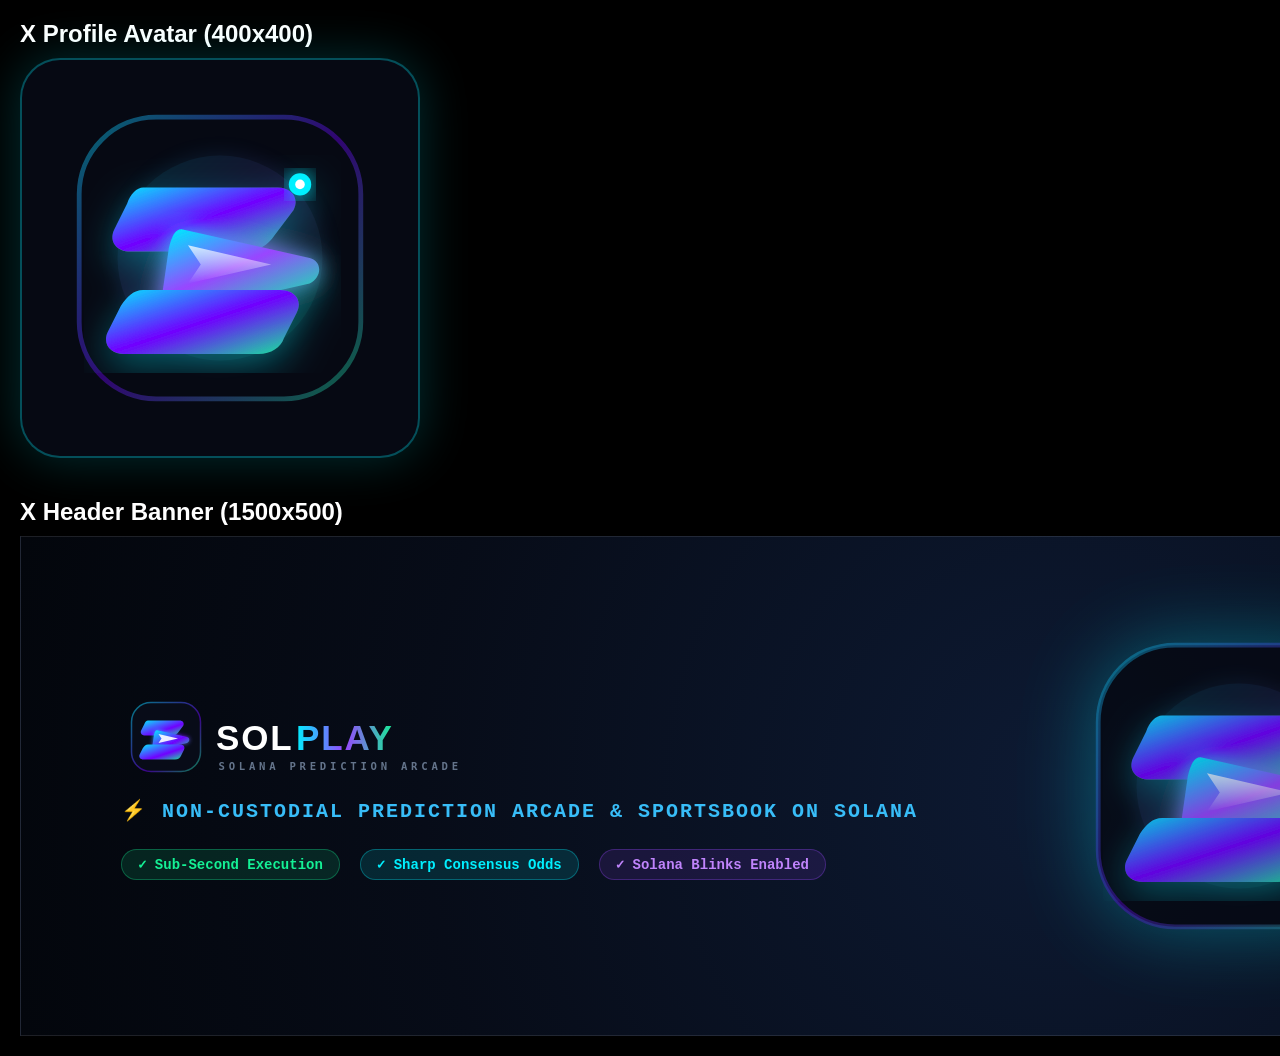
<file: export_x_assets.html>
<!DOCTYPE html>
<html lang="en">
<head>
    <meta charset="UTF-8">
    <title>SolPlay X Brand Assets Exporter</title>
    <style>
        * { margin: 0; padding: 0; box-sizing: border-box; }
        body { background: #000; display: flex; flex-direction: column; gap: 40px; padding: 20px; font-family: sans-serif; color: #fff; }
        .asset-card { display: flex; flex-direction: column; gap: 10px; }
        .avatar-box {
            width: 400px;
            height: 400px;
            background: #060913;
            border-radius: 40px;
            display: flex;
            align-items: center;
            justify-content: center;
            overflow: hidden;
            border: 2px solid rgba(0, 240, 255, 0.3);
            box-shadow: 0 0 50px rgba(0, 240, 255, 0.2);
        }
        .banner-box {
            width: 1500px;
            height: 500px;
            background: radial-gradient(circle at 70% 50%, #0d1a33 0%, #070c18 60%, #03060c 100%);
            display: flex;
            align-items: center;
            justify-content: space-between;
            padding: 0 100px;
            overflow: hidden;
            position: relative;
            border: 1px solid rgba(255, 255, 255, 0.1);
        }
        .banner-decor {
            position: absolute;
            right: 120px;
            width: 320px;
            height: 320px;
            opacity: 0.85;
            filter: drop-shadow(0 0 40px rgba(0, 240, 255, 0.4));
        }
    </style>
</head>
<body>
    <div class="asset-card">
        <h2>X Profile Avatar (400x400)</h2>
        <div id="x-avatar" class="avatar-box">
            <img src="/solplay_icon.svg" style="width: 320px; height: 320px;" alt="SolPlay Icon">
        </div>
    </div>

    <div class="asset-card">
        <h2>X Header Banner (1500x500)</h2>
        <div id="x-banner" class="banner-box">
            <div style="display: flex; flex-direction: column; gap: 16px; z-index: 10;">
                <div style="display: flex; align-items: center; gap: 16px;">
                    <img src="/solplay_logo.svg" style="height: 90px;" alt="SolPlay Logo">
                </div>
                <div style="font-family: monospace; font-size: 20px; font-weight: 700; color: #38bdf8; letter-spacing: 2px; text-transform: uppercase;">
                    ⚡ Non-Custodial Prediction Arcade & Sportsbook on Solana
                </div>
                <div style="display: flex; gap: 20px; margin-top: 10px;">
                    <span style="background: rgba(20, 241, 149, 0.12); border: 1px solid rgba(20, 241, 149, 0.3); color: #14f195; padding: 6px 16px; border-radius: 9999px; font-family: monospace; font-weight: bold; font-size: 14px;">
                        ✓ Sub-Second Execution
                    </span>
                    <span style="background: rgba(0, 240, 255, 0.12); border: 1px solid rgba(0, 240, 255, 0.3); color: #00f0ff; padding: 6px 16px; border-radius: 9999px; font-family: monospace; font-weight: bold; font-size: 14px;">
                        ✓ Sharp Consensus Odds
                    </span>
                    <span style="background: rgba(153, 69, 255, 0.12); border: 1px solid rgba(153, 69, 255, 0.3); color: #c084fc; padding: 6px 16px; border-radius: 9999px; font-family: monospace; font-weight: bold; font-size: 14px;">
                        ✓ Solana Blinks Enabled
                    </span>
                </div>
            </div>
            <img class="banner-decor" src="/solplay_icon.svg" alt="SolPlay Decal">
        </div>
    </div>
</body>
</html>
</file>
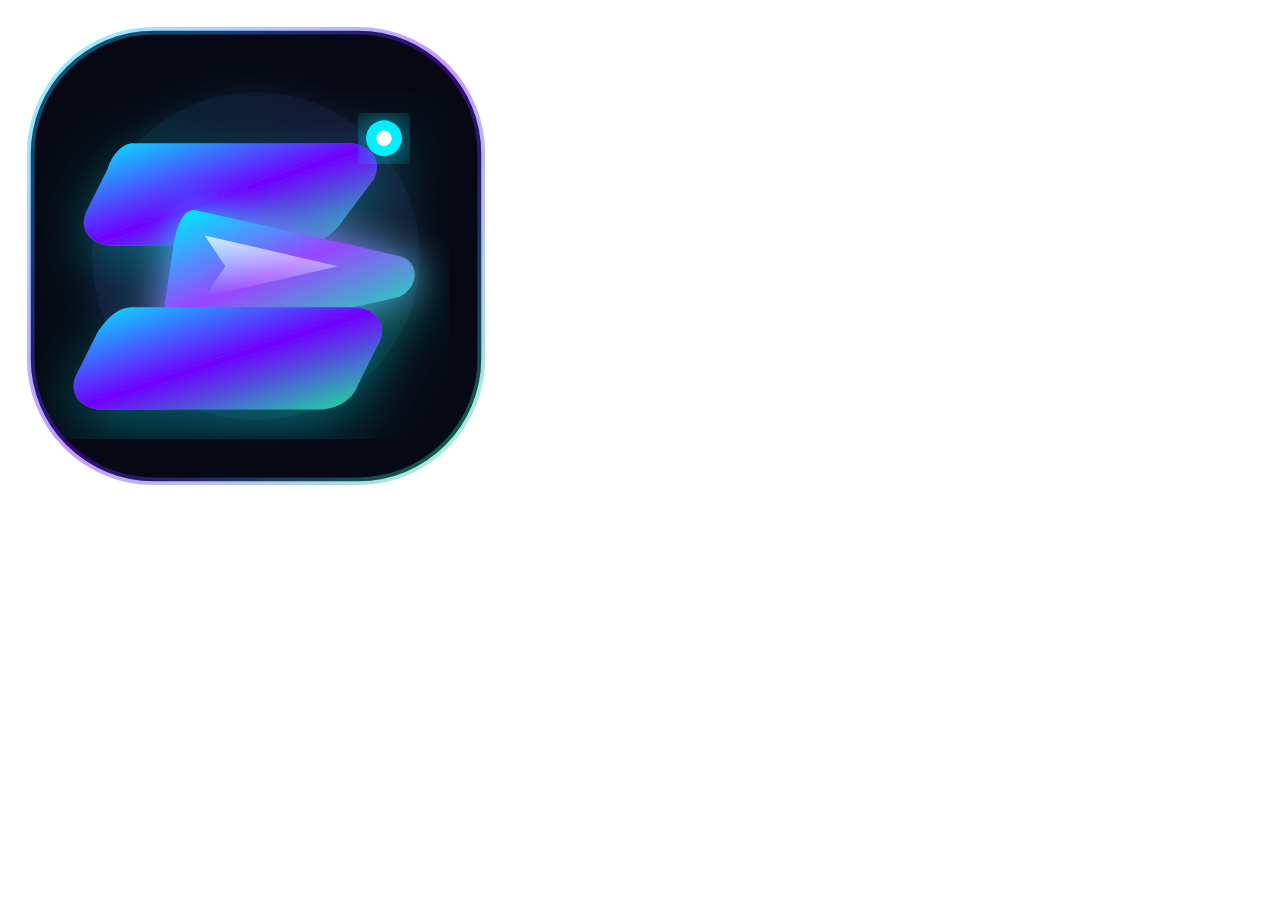
<file: render_icon.html>
<!DOCTYPE html>
<html><head><meta charset='utf-8'><style>
* { margin:0; padding:0; box-sizing:border-box; }
body { background: transparent; display:flex; align-items:center; justify-content:center; width:512px; height:512px; overflow:hidden; }
svg { width:512px; height:512px; }
</style></head><body><svg xmlns="http://www.w3.org/2000/svg" viewBox="0 0 100 100" width="100%" height="100%" fill="none">
  <defs>
    <!-- Solana Signature Neon Gradient -->
    <linearGradient id="solGrad1" x1="0%" y1="0%" x2="100%" y2="100%">
      <stop offset="0%" stop-color="#00F0FF"/>
      <stop offset="50%" stop-color="#7000FF"/>
      <stop offset="100%" stop-color="#14F195"/>
    </linearGradient>

    <!-- Deep Prism Gradient -->
    <linearGradient id="prismGrad" x1="10%" y1="0%" x2="90%" y2="100%">
      <stop offset="0%" stop-color="#00E5FF"/>
      <stop offset="45%" stop-color="#9945FF"/>
      <stop offset="100%" stop-color="#00FFA3"/>
    </linearGradient>

    <!-- Specular Highlight Gradient -->
    <linearGradient id="highlightGrad" x1="0%" y1="0%" x2="0%" y2="100%">
      <stop offset="0%" stop-color="#FFFFFF" stop-opacity="0.9"/>
      <stop offset="100%" stop-color="#FFFFFF" stop-opacity="0"/>
    </linearGradient>

    <!-- Dark Facet Gradient -->
    <linearGradient id="darkFacet" x1="0%" y1="100%" x2="100%" y2="0%">
      <stop offset="0%" stop-color="#090d16"/>
      <stop offset="100%" stop-color="#182238"/>
    </linearGradient>

    <!-- Cyber Glow Filter -->
    <filter id="neonGlow" x="-20%" y="-20%" width="140%" height="140%">
      <feGaussianBlur stdDeviation="3.5" result="blur"/>
      <feMerge>
        <feMergeNode in="blur"/>
        <feMergeNode in="SourceGraphic"/>
      </feMerge>
    </filter>
    <filter id="subtleShadow" x="-10%" y="-10%" width="120%" height="120%">
      <feDropShadow dx="0" dy="4" stdDeviation="6" flood-color="#00F0FF" flood-opacity="0.35"/>
    </filter>
  </defs>

  <!-- Outer Ambient Hex / Soft Shield Background -->
  <rect x="6" y="6" width="88" height="88" rx="24" fill="#060913" stroke="url(#solGrad1)" stroke-width="1.5" stroke-opacity="0.4"/>
  
  <!-- Subtle Internal Grid Glow -->
  <circle cx="50" cy="50" r="32" fill="url(#prismGrad)" opacity="0.12" filter="url(#neonGlow)"/>

  <!-- Iconic SolPlay Geometric Emblem: Fused Speed Play Chevron + Solana 'S' Ribbon -->
  <g filter="url(#subtleShadow)">
    <!-- Top Speed Ribbon (Solana style slant) -->
    <path d="M 26 28 L 68 28 C 72 28 75 31 73 35 L 67 43 C 65 46 62 48 58 48 L 22 48 C 18 48 15 45 17 41 L 21 33 C 22 30 24 28 26 28 Z" 
          fill="url(#solGrad1)"/>
    
    <!-- Central Sharp Dynamic Fast-Play Wedge -->
    <path d="M 38 41 L 78 50 C 82 51 82 56 78 58 L 38 67 C 34 68 31 65 32 61 L 34 47 C 35 43 36 41 38 41 Z" 
          fill="url(#prismGrad)" filter="url(#neonGlow)"/>

    <!-- Bottom Speed Ribbon (Inverted Solana parallel flow) -->
    <path d="M 33 60 L 69 60 C 73 60 76 63 74 67 L 70 75 C 69 78 66 80 62 80 L 20 80 C 16 80 13 77 15 73 L 19 65 C 21 62 23 60 26 60 Z" 
          fill="url(#solGrad1)"/>

    <!-- Sharp White Specular Core Refraction -->
    <polygon points="40,46 66,52 40,58 44,52" fill="url(#highlightGrad)" opacity="0.85"/>

    <!-- Dynamic Neon Pulse Dot / Fast Bet Spark -->
    <circle cx="75" cy="27" r="3.5" fill="#00F0FF" filter="url(#neonGlow)"/>
    <circle cx="75" cy="27" r="1.5" fill="#FFFFFF"/>
  </g>
</svg>
</body></html>
</file>
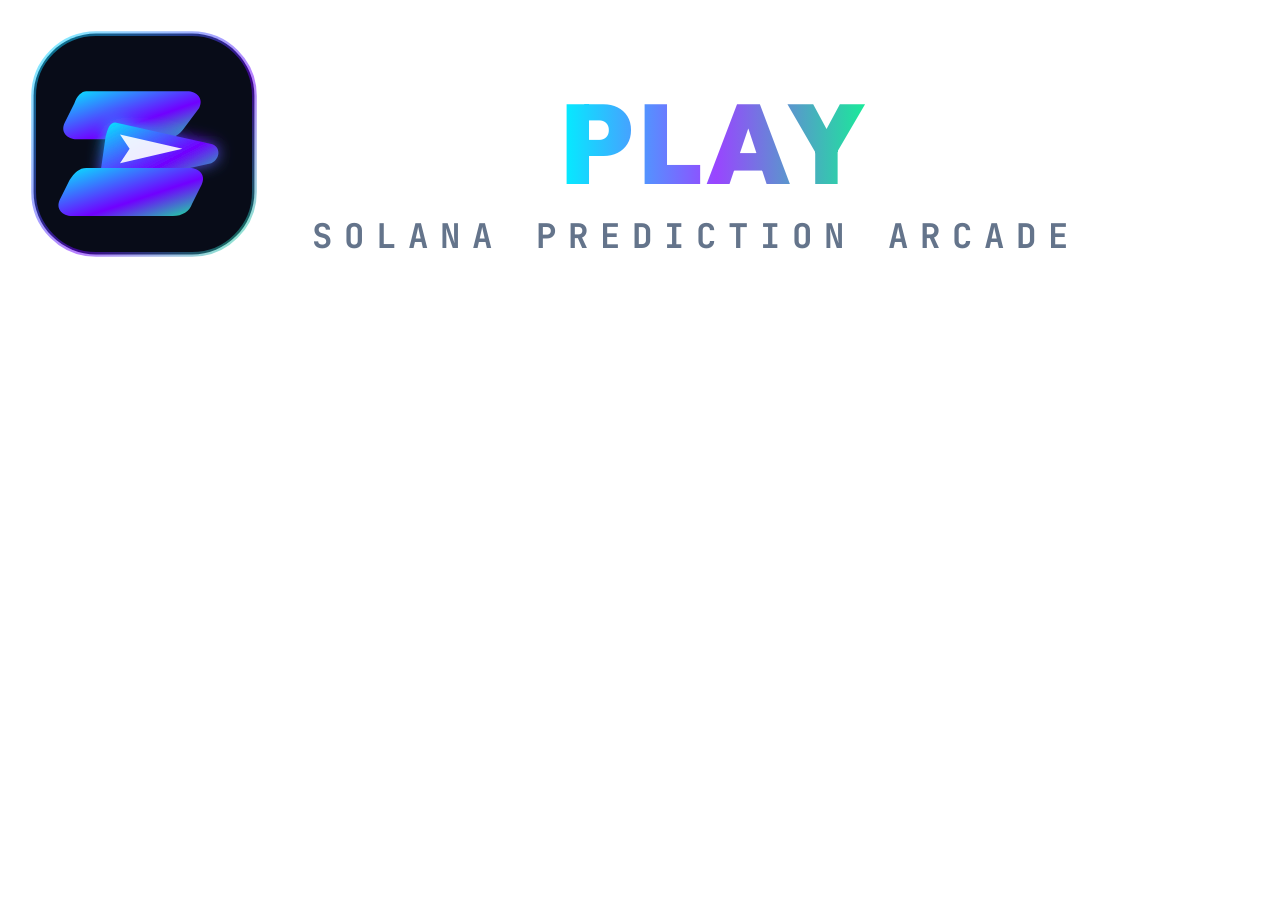
<file: render_logo.html>
<!DOCTYPE html>
<html>
<head>
<meta charset='utf-8'>
<link rel="preconnect" href="https://fonts.googleapis.com">
<link rel="preconnect" href="https://fonts.gstatic.com" crossorigin>
<link href="https://fonts.googleapis.com/css2?family=JetBrains+Mono:wght@700&family=Outfit:wght@900&display=swap" rel="stylesheet">
<style>
  * { margin: 0; padding: 0; box-sizing: border-box; }
  body {
    background: transparent;
    display: flex;
    align-items: center;
    justify-content: center;
    width: 1280px;
    height: 288px;
    overflow: hidden;
  }
  svg {
    width: 1280px;
    height: 288px;
  }
</style>
</head>
<body>
<svg xmlns="http://www.w3.org/2000/svg" viewBox="0 0 320 72" width="100%" height="100%" fill="none">
  <defs>
    <linearGradient id="solTextGrad" x1="0%" y1="0%" x2="100%" y2="0%">
      <stop offset="0%" stop-color="#00F0FF"/>
      <stop offset="50%" stop-color="#9945FF"/>
      <stop offset="100%" stop-color="#14F195"/>
    </linearGradient>
    <linearGradient id="playGrad" x1="0%" y1="0%" x2="100%" y2="100%">
      <stop offset="0%" stop-color="#00F0FF"/>
      <stop offset="60%" stop-color="#7000FF"/>
      <stop offset="100%" stop-color="#14F195"/>
    </linearGradient>
    <filter id="logoGlow" x="-20%" y="-20%" width="140%" height="140%">
      <feGaussianBlur stdDeviation="3" result="blur"/>
      <feMerge>
        <feMergeNode in="blur"/>
        <feMergeNode in="SourceGraphic"/>
      </feMerge>
    </filter>
  </defs>

  <!-- Embedded Symbol (Left 60px) -->
  <g transform="translate(6, 6) scale(0.6)">
    <!-- Shield / Base -->
    <rect x="4" y="4" width="92" height="92" rx="26" fill="#080c18" stroke="url(#playGrad)" stroke-width="2" stroke-opacity="0.5"/>
    <!-- Central Solana Play Ribbons -->
    <path d="M 26 28 L 68 28 C 72 28 75 31 73 35 L 67 43 C 65 46 62 48 58 48 L 22 48 C 18 48 15 45 17 41 L 21 33 C 22 30 24 28 26 28 Z" fill="url(#playGrad)"/>
    <path d="M 38 41 L 78 50 C 82 51 82 56 78 58 L 38 67 C 34 68 31 65 32 61 L 34 47 C 35 43 36 41 38 41 Z" fill="url(#playGrad)" filter="url(#logoGlow)"/>
    <path d="M 33 60 L 69 60 C 73 60 76 63 74 67 L 70 75 C 69 78 66 80 62 80 L 20 80 C 16 80 13 77 15 73 L 19 65 C 21 62 23 60 26 60 Z" fill="url(#playGrad)"/>
    <!-- Specular highlight -->
    <polygon points="40,46 66,52 40,58 44,52" fill="#FFFFFF" opacity="0.9"/>
  </g>

  <!-- Wordmark "SOLPLAY" -->
  <g transform="translate(76, 22)">
    <!-- SOL: Clean Bold White -->
    <text x="0" y="24" font-family="'Outfit', 'Inter', -apple-system, sans-serif" font-weight="900" font-size="28" letter-spacing="1.5" fill="#FFFFFF">SOL</text>
    <!-- PLAY: Vivid Solana Gradient -->
    <text x="64" y="24" font-family="'Outfit', 'Inter', -apple-system, sans-serif" font-weight="900" font-size="28" letter-spacing="1.5" fill="url(#solTextGrad)">PLAY</text>
    
    <!-- Subtitle: Protocol tag -->
    <text x="2" y="40" font-family="'JetBrains Mono', monospace" font-weight="700" font-size="8.5" letter-spacing="3" fill="#64748b" text-transform="uppercase">
      SOLANA PREDICTION ARCADE
    </text>
  </g>
</svg>

<script>
window.addEventListener('load', async () => {
    await document.fonts.ready;
    console.log('FONTS_LOADED');
});
</script>
</body></html>
</file>
